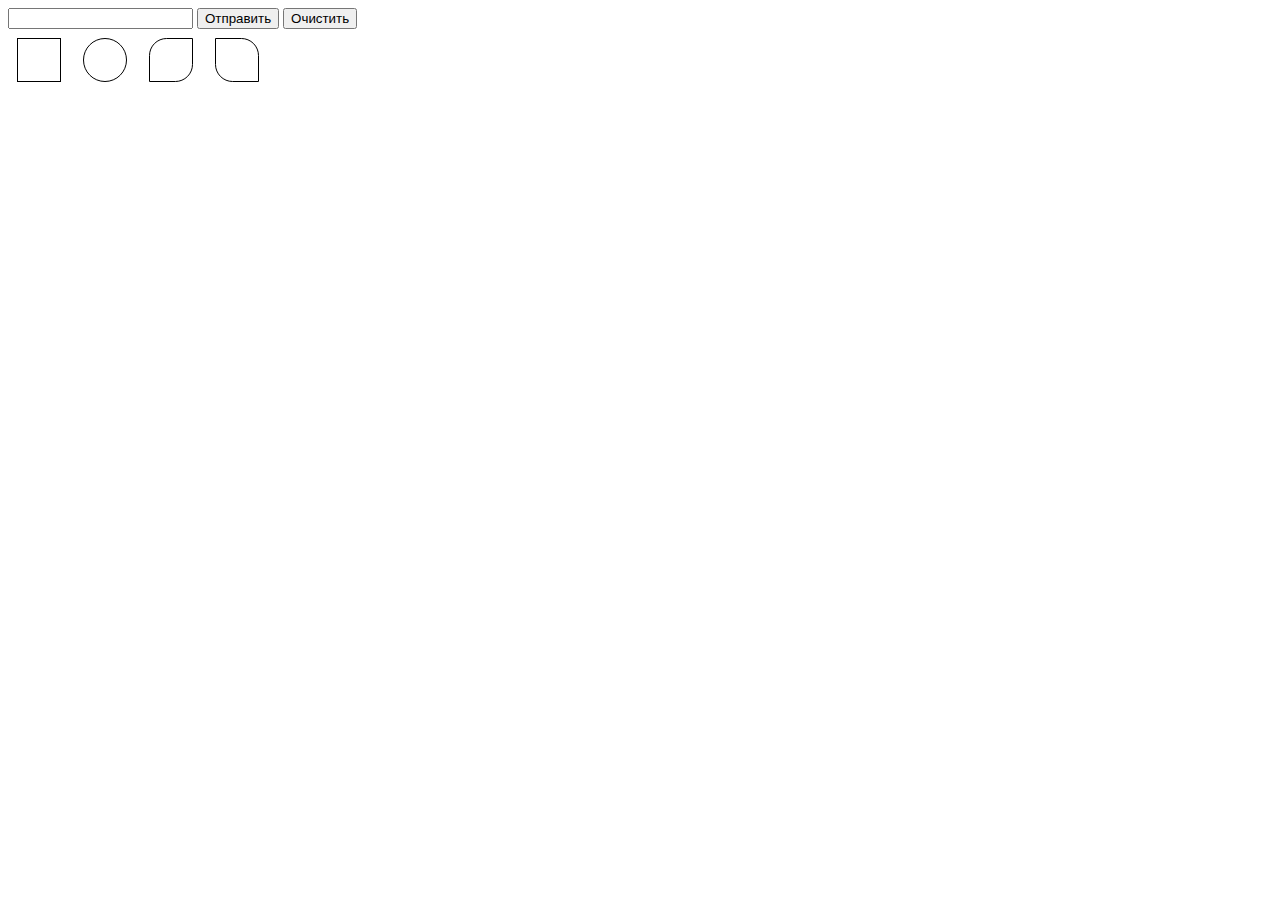
<file: homework-16/task1/index.html>
<!DOCTYPE html>
<html lang="en">
	<head>
		<meta charset="UTF-8">
		<title>Task1</title>
		<link rel="stylesheet" href="css/style.css">
	</head>
	<body>
		<div id="contentArea">

		</div>
		<script src="index.js"></script>
	</body>
</html>
</file>
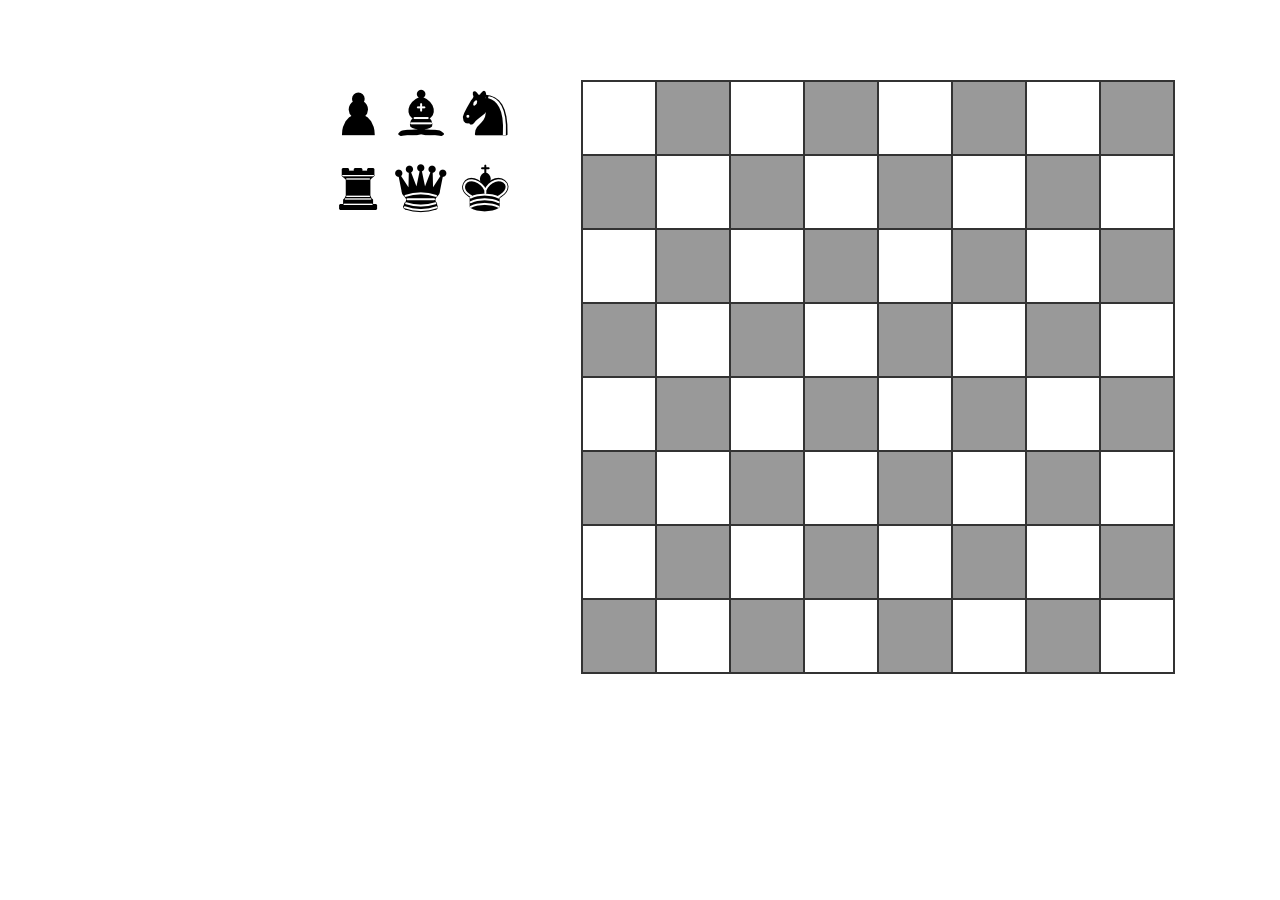
<file: homework-16/task2/index.html>
<!DOCTYPE html>
<html>
	<head>
		<meta charset="UTF-8">
		<title>Task2</title>
		<link rel="stylesheet" href="css/style.css"/>
	</head>
	<body>
		<div id="contentArea">
			<table class="chess">
				<tr>
					<td><img src="images/pawn.png" id="pawn" draggable="true"></td>
					<td><img src="images/bishop.png" id="bishop"></td>
					<td><img src="images/knight.png" id="knight"></td>
				</tr>
				<tr>
					<td><img src="images/rook.png" id="rook"></td>
					<td><img src="images/queen.png" id="queen"></td>
					<td><img src="images/king.png" id="king"></td>
				</tr>
			</table>
			<table id="chessTable" class="chessboard">
				<tr class="chessboard">
					<td class="chessboard"></td>
					<td class="chessboard"></td>
					<td class="chessboard"></td>
					<td class="chessboard"></td>
					<td class="chessboard"></td>
					<td class="chessboard"></td>
					<td class="chessboard"></td>
					<td class="chessboard"></td>
				</tr>
				<tr class="chessboard">
					<td class="chessboard"></td>
					<td class="chessboard"></td>
					<td class="chessboard"></td>
					<td class="chessboard"></td>
					<td class="chessboard"></td>
					<td class="chessboard"></td>
					<td class="chessboard"></td>
					<td class="chessboard"></td>
				</tr>
				<tr class="chessboard">
					<td class="chessboard"></td>
					<td class="chessboard"></td>
					<td class="chessboard"></td>
					<td class="chessboard"></td>
					<td class="chessboard"></td>
					<td class="chessboard"></td>
					<td class="chessboard"></td>
					<td class="chessboard"></td>
				</tr>
				<tr class="chessboard">
					<td class="chessboard"></td>
					<td class="chessboard"></td>
					<td class="chessboard"></td>
					<td class="chessboard"></td>
					<td class="chessboard"></td>
					<td class="chessboard"></td>
					<td class="chessboard"></td>
					<td class="chessboard"></td>
				</tr>
				<tr class="chessboard">
					<td class="chessboard"></td>
					<td class="chessboard"></td>
					<td class="chessboard"></td>
					<td class="chessboard"></td>
					<td class="chessboard"></td>
					<td class="chessboard"></td>
					<td class="chessboard"></td>
					<td class="chessboard"></td>
				</tr>
				<tr class="chessboard">
					<td class="chessboard"></td>
					<td class="chessboard"></td>
					<td class="chessboard"></td>
					<td class="chessboard"></td>
					<td class="chessboard"></td>
					<td class="chessboard"></td>
					<td class="chessboard"></td>
					<td class="chessboard"></td>
				</tr>
				<tr class="chessboard">
					<td class="chessboard"></td>
					<td class="chessboard"></td>
					<td class="chessboard"></td>
					<td class="chessboard"></td>
					<td class="chessboard"></td>
					<td class="chessboard"></td>
					<td class="chessboard"></td>
					<td class="chessboard"></td>
				</tr>
				<tr class="chessboard">
					<td class="chessboard"></td>
					<td class="chessboard"></td>
					<td class="chessboard"></td>
					<td class="chessboard"></td>
					<td class="chessboard"></td>
					<td class="chessboard"></td>
					<td class="chessboard"></td>
					<td class="chessboard"></td>
				</tr>
			</table>
		</div>
		<script src="index.js"></script>
	</body>
</html>
</file>
<file: homework-16/task1/css/style.css>
#figures div {
    display: inline-block;
}

.circle {
    width: 42px;
    height: 42px;
    border-radius: 50%;
    border: 1px solid #000;
    margin: 9px;
    display: inline-block;
}

.square {
    height: 42px;
    width: 42px;
    border: 1px solid #000;
    margin: 9px;
    display: inline-block;
}

.strangeFigureRight {
    height: 42px;
    width: 42px;
    margin: 9px;
    border: 1px solid #000;
    display: inline-block;
    border-bottom-right-radius: 40%;
    border-top-left-radius: 40%;
}

.strangeFigureLeft {
    height: 42px;
    width: 42px;
    margin: 9px;
    border: 1px solid #000;
    display: inline-block;
    border-bottom-left-radius: 40%;
    border-top-right-radius: 40%;
}
</file>
<file: homework-16/task2/css/style.css>
table.chessboard {
    margin: 80px;
    background: white;
    border-collapse: collapse; /* */
}
td.chessboard {
    width: 70px; height: 70px;
    border: 2px solid #333; /* */
}
tr.chessboard:nth-child(odd) td.chessboard:nth-child(even),
tr.chessboard:nth-child(even) td.chessboard:nth-child(odd) {
    background: #999;
}

table.chess{
    float: left;
    position: relative;
    margin-left : 25%;
    padding-right : 5%;
}

table.chess {
    text-align: center;
    font-size : 300%;
}
</file>
